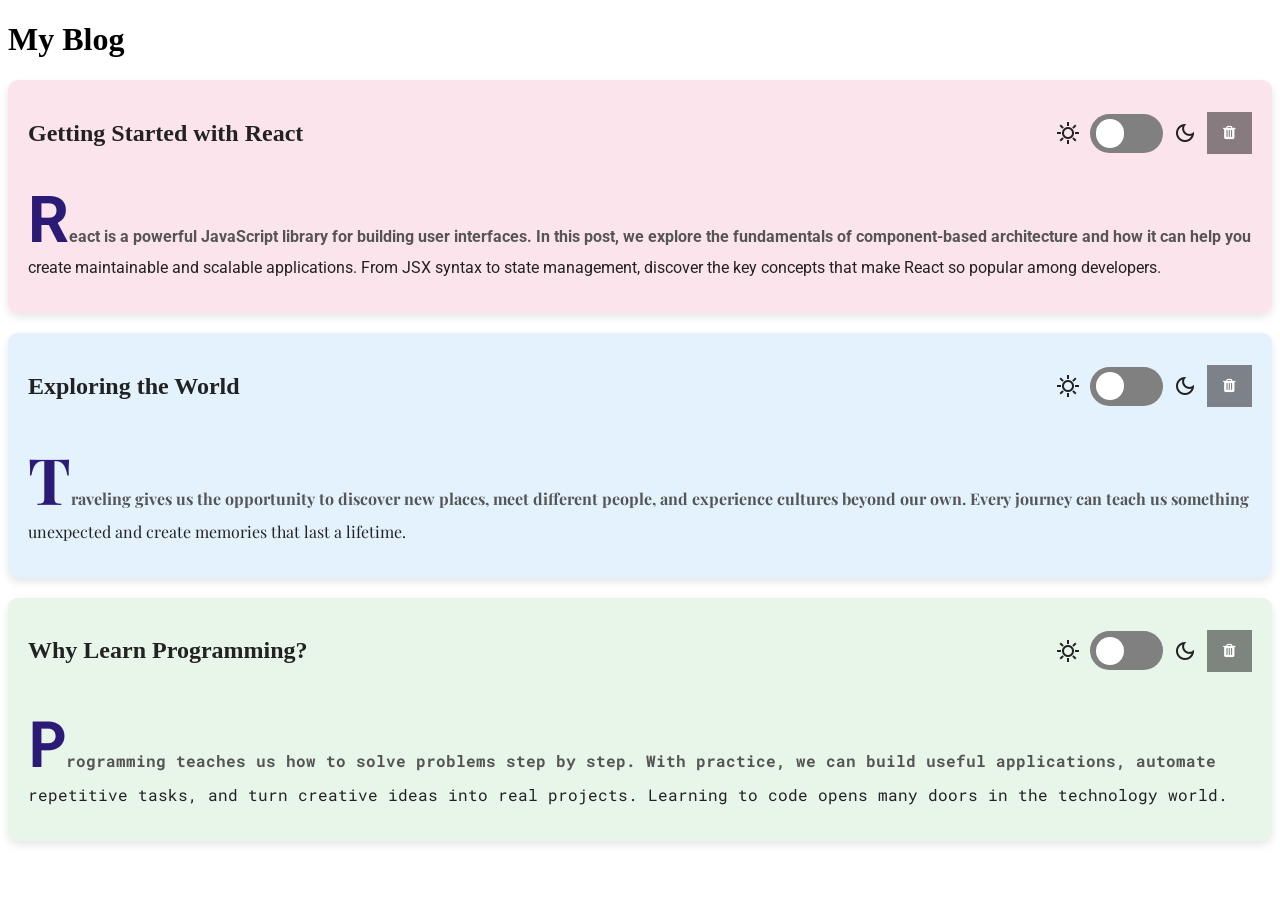
<file: blogWebsite.html>
<!doctype html>
<html lang="en">
  <head>
    <meta charset="UTF-8" />
    <meta name="viewport" content="width=device-width, initial-scale=1.0" />
    <title>My Blog</title>

    <link rel="stylesheet" href="blogWebsiteStyle.css" />

    <link
      rel="stylesheet"
      href="https://fonts.googleapis.com/css2?family=Material+Symbols+Outlined:opsz,wght,FILL,GRAD@20..48,100..700,0..1,-50..200&icon_names=sunny,dark_mode,light_mode"
    />

    <link
      href="https://fonts.googleapis.com/css2?family=Roboto&family=Playfair+Display&family=Roboto+Mono&display=swap"
      rel="stylesheet"
    />

    <link
      rel="stylesheet"
      href="https://cdnjs.cloudflare.com/ajax/libs/font-awesome/4.7.0/css/font-awesome.min.css"
    />
  </head>

  <body>
    <main>
      <h1>My Blog</h1>

      <section class="posts">

        <!-- Card 1 -->
        <div class="card-wrapper">
          <input
            type="checkbox"
            id="darkmode-toggle-1"
            class="darkmode-toggle-input"
          />

          <input
            type="checkbox"
            id="delete-card-1"
            class="delete-toggle"
          />

          <div class="card">
            <div class="container">
              <h2>Getting Started with React</h2>

              <div class="theme-switch">
                <span class="material-symbols-outlined">sunny</span>

                <label for="darkmode-toggle-1" class="darkmode-toggle-label">
                  <span class="darkmode-toggle-span"></span>
                </label>

                <span class="material-symbols-outlined">dark_mode</span>

                <label for="delete-card-1" class="btn">
                  <i class="fa fa-trash"></i>
                </label>
              </div>
            </div>

            <section>
              <p class="react-font">
                React is a powerful JavaScript library for building user
                interfaces. In this post, we explore the fundamentals of
                component-based architecture and how it can help you create
                maintainable and scalable applications. From JSX syntax to
                state management, discover the key concepts that make React
                so popular among developers.
              </p>
            </section>
          </div>
        </div>

        <!-- Card 2 -->
        <div class="card-wrapper">
          <input
            type="checkbox"
            id="darkmode-toggle-2"
            class="darkmode-toggle-input"
          />

          <input
            type="checkbox"
            id="delete-card-2"
            class="delete-toggle"
          />

          <div class="card">
            <div class="container">
              <h2>Exploring the World</h2>

              <div class="theme-switch">
                <span class="material-symbols-outlined">sunny</span>

                <label for="darkmode-toggle-2" class="darkmode-toggle-label">
                  <span class="darkmode-toggle-span"></span>
                </label>

                <span class="material-symbols-outlined">dark_mode</span>

                <label for="delete-card-2" class="btn">
                  <i class="fa fa-trash"></i>
                </label>
              </div>
            </div>

            <section>
              <p class="travel-font">
                Traveling gives us the opportunity to discover new places,
                meet different people, and experience cultures beyond our own.
                Every journey can teach us something unexpected and create
                memories that last a lifetime.
              </p>
            </section>
          </div>
        </div>

        <!-- Card 3 -->
        <div class="card-wrapper">
          <input
            type="checkbox"
            id="darkmode-toggle-3"
            class="darkmode-toggle-input"
          />

          <input
            type="checkbox"
            id="delete-card-3"
            class="delete-toggle"
          />

          <div class="card">
            <div class="container">
              <h2>Why Learn Programming?</h2>

              <div class="theme-switch">
                <span class="material-symbols-outlined">sunny</span>

                <label for="darkmode-toggle-3" class="darkmode-toggle-label">
                  <span class="darkmode-toggle-span"></span>
                </label>

                <span class="material-symbols-outlined">dark_mode</span>

                <label for="delete-card-3" class="btn">
                  <i class="fa fa-trash"></i>
                </label>
              </div>
            </div>

            <section>
              <p class="code-font">
                Programming teaches us how to solve problems step by step.
                With practice, we can build useful applications, automate
                repetitive tasks, and turn creative ideas into real projects.
                Learning to code opens many doors in the technology world.
              </p>
            </section>
          </div>
        </div>

      </section>
    </main>
  </body>
</html>
</file>
<file: blogWebsiteStyle.css>
.card {
    background-color: white;
    color: #222;
    border-radius: 10px;
    box-shadow: 0 4px 8px rgba(0, 0, 0, 0.1);
    padding: 20px;
    transition: background-color 0.3s, color 0.3s;
}

/* Display the cards in a grid */
.posts {
    display: grid;
  
    gap: 20px;
}

/* Each card has its own checkboxes */
.card-wrapper {
    min-width: 0;
}
.card-wrapper:nth-child(1) .card {
    background-color: #fce4ec;
}

.card-wrapper:nth-child(2) .card {
    background-color: #e3f2fd;
}

.card-wrapper:nth-child(3) .card {
    background-color: #e8f5e9;
}
/* Different font for each paragraph */
.react-font {
    font-family: "Roboto", sans-serif;
}

.travel-font {
    font-family: "Playfair Display", serif;
}

.code-font {
    font-family: "Roboto Mono", monospace;
}

.container {
    display: flex;
    align-items: center;
    justify-content: space-between;
    gap: 10px;
    width: 100%;
}

.theme-switch {
    display: flex;
    align-items: center;
    gap: 10px;
}

/* Hide the Dark Mode checkbox */
.darkmode-toggle-input {
    display: none;
}

.darkmode-toggle-label {
    display: block;
    position: relative;
    width: 3.9rem;
    height: 1.8rem;
    padding: 0.32rem;
    border-radius: 100px;
    background-color: grey;
    cursor: pointer;
    box-sizing: content-box;
}

/* The moving circle */
.darkmode-toggle-span {
    position: absolute;
    top: 0.32rem;
    left: 0.32rem;
    width: 1.8rem;
    height: 1.8rem;
    border-radius: 50%;
    background-color: white;
    transition: transform 0.3s ease-in-out;
}

/* Move the circle when the switch is activated */
.darkmode-toggle-input:checked ~ .card .darkmode-toggle-span {
    transform: translateX(2.1rem);
}

/* Dark mode for the card */
.darkmode-toggle-input:checked ~ .card {
    background-color: #222;
    color: white;
}

/* Change the switch background in dark mode */
.darkmode-toggle-input:checked ~ .card .darkmode-toggle-label {
    background-color: #555;
}

/* Delete button */
.btn {
    background-color: rgba(23, 21, 21, 0.5);
    border: none;
    color: white;
    padding: 12px 16px;
    font-size: 16px;
    cursor: pointer;
}

/* Bright red on hover */
.btn:hover {
    background-color: #ff0000;
}

/* First letter */
p::first-letter {
    font-size: 4em;
    color: rgb(44, 27, 118);
    font-weight: bold;
}

/* First line */
p::first-line {
    font-weight: bold;
    color: #555;
}

/* Hide the Delete checkbox */
.delete-toggle {
    display: none;
}

/* Hide the selected card */
.delete-toggle:checked ~ .card {
    display: none;
}

/* Responsive layout */
@media (max-width: 600px) {
    .container {
        flex-direction: column;
        align-items: flex-start;
    }

    .theme-switch {
        flex-wrap: wrap;
    }
}
</file>
